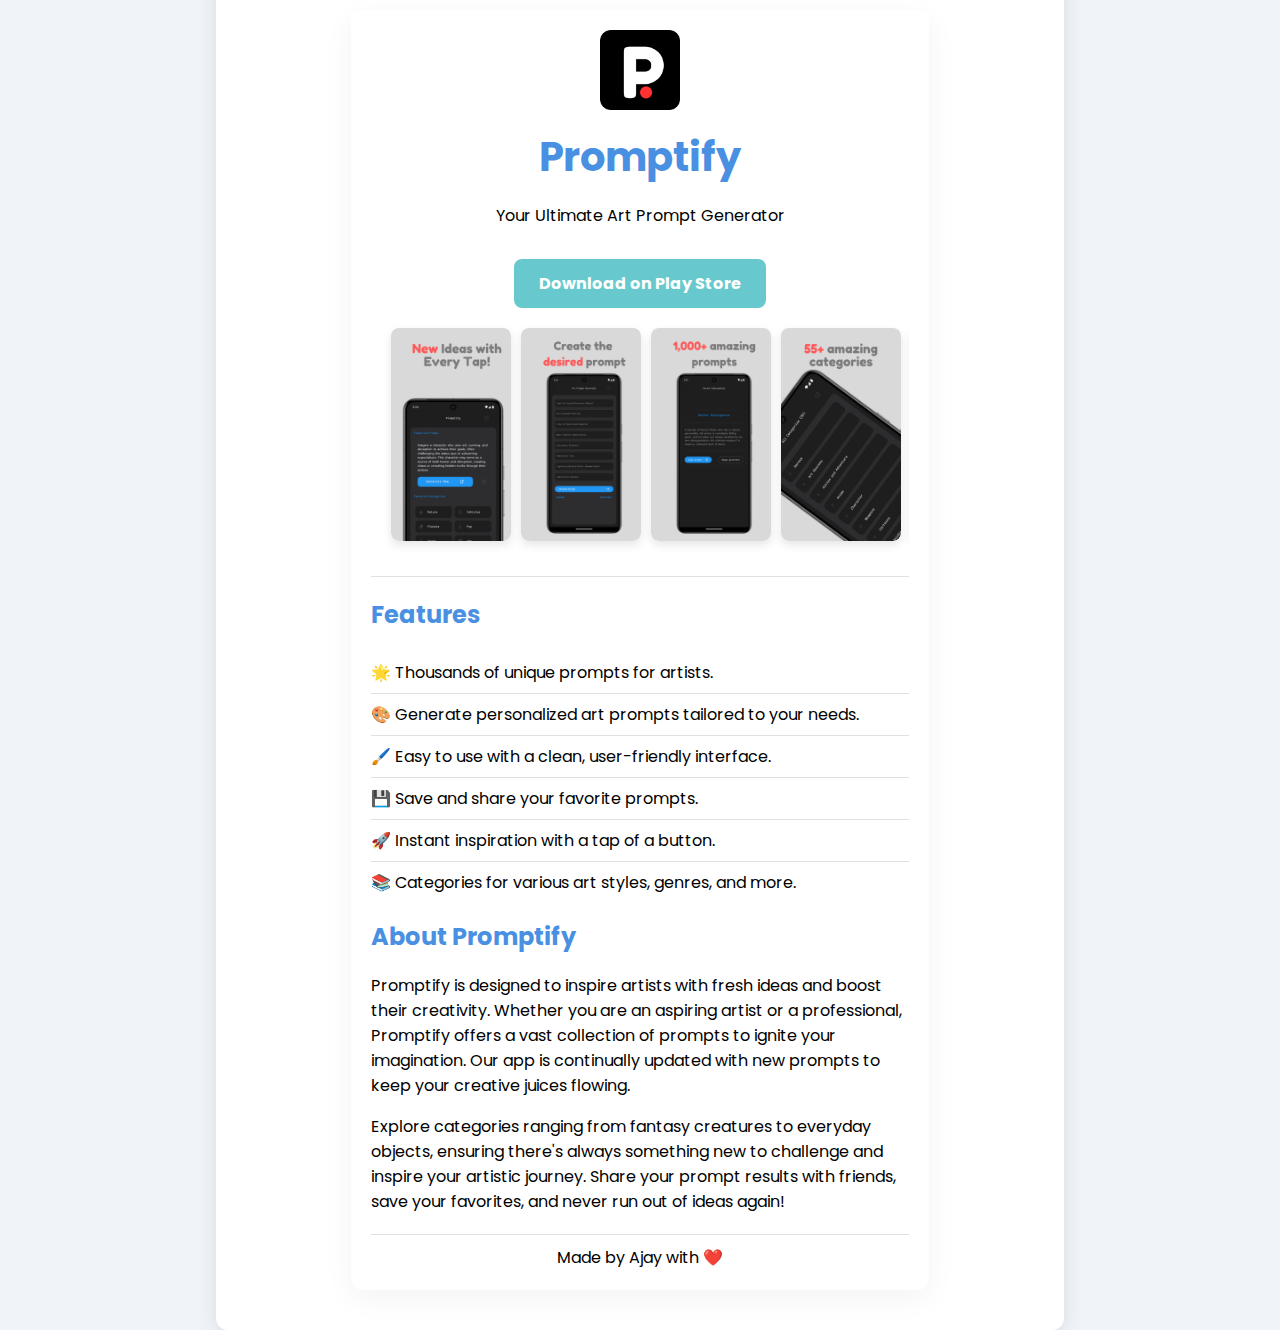
<file: promptify/index.html>
<!DOCTYPE html>
<html lang="en">

<head>
    <meta charset="UTF-8">
    <meta http-equiv="X-UA-Compatible" content="IE=edge">
    <meta name="viewport" content="width=device-width, initial-scale=1.0">
    <title>Promptify - Your Ultimate Art Prompt Generator</title>
    <link rel="stylesheet" href="style.css">
    <link href="https://fonts.googleapis.com/css2?family=Poppins:wght@300;400;600&display=swap" rel="stylesheet">
    <script>
        function openModal(imageSrc) {
            document.getElementById("imageModal").style.display = "flex";
            document.getElementById("modalImage").src = imageSrc;
        }

        function closeModal() {
            document.getElementById("imageModal").style.display = "none";
        }
    </script>

</head>


<body>

    <div class="container">
        <div class="card">
            <header class="card-header">
                <img src="logo.png" alt="Promptify Logo" class="app-logo"> <!-- Replace with your logo path -->
                <h1>Promptify</h1>
                <p>Your Ultimate Art Prompt Generator</p>

                <a href="https://play.google.com/store/apps/details?id=com.ajaylakhimale.promptify" target="_blank"
                    class="playstore-button">Download on Play Store</a>
                <!-- Replace with your actual Play Store link -->
                <!-- Carousel Section -->
                <div class="carousel-container">
                    <div class="carousel">
                        <div class="carousel-item" onclick="openModal('images/1.png')">
                            <img src="images/1.png" alt="Promptify Screenshot 1">
                        </div>
                        <div class="carousel-item" onclick="openModal('images/2.png')">
                            <img src="images/2.png" alt="Promptify Screenshot 2">
                        </div>
                        <div class="carousel-item" onclick="openModal('images/3.png')">
                            <img src="images/3.png" alt="Promptify Screenshot 3">
                        </div>
                        <div class="carousel-item" onclick="openModal('images/4.png')">
                            <img src="images/4.png" alt="Promptify Screenshot 4">
                        </div>
                        <div class="carousel-item" onclick="openModal('images/5.png')">
                            <img src="images/5.png" alt="Promptify Screenshot 5">
                        </div>
                        <div class="carousel-item" onclick="openModal('images/6.png')">
                            <img src="images/6.png" alt="Promptify Screenshot 6">
                        </div>
                        <div class="carousel-item" onclick="openModal('images/7.png')">
                            <img src="images/7.png" alt="Promptify Screenshot 7">
                        </div>
                        <div class="carousel-item" onclick="openModal('images/8.png')">
                            <img src="images/8.png" alt="Promptify Screenshot 8">
                        </div>
                        <!-- Add more items as needed -->
                    </div>

                </div>
                <!-- Modal Structure / don't disturb-->
                <div id="imageModal" class="modal">
                    <span class="close" onclick="closeModal()">&times;</span>
                    <img class="modal-content" id="modalImage">
                    <div id="caption"></div>
                </div>

            </header>

            <section class="card-content">
                <h2>Features</h2>
                <ul>
                    <li>🌟 Thousands of unique prompts for artists.</li>
                    <li>🎨 Generate personalized art prompts tailored to your needs.</li>
                    <li>🖌️ Easy to use with a clean, user-friendly interface.</li>
                    <li>💾 Save and share your favorite prompts.</li>
                    <li>🚀 Instant inspiration with a tap of a button.</li>
                    <li>📚 Categories for various art styles, genres, and more.</li>
                </ul>

                <h2>About Promptify</h2>
                <p>Promptify is designed to inspire artists with fresh ideas and boost their creativity. Whether you are
                    an aspiring artist or a professional, Promptify offers a vast collection of prompts to ignite your
                    imagination. Our app is continually updated with new prompts to keep your creative juices flowing.
                </p>
                <p>Explore categories ranging from fantasy creatures to everyday objects, ensuring there's always
                    something new to challenge and inspire your artistic journey. Share your prompt results with
                    friends, save your favorites, and never run out of ideas again!</p>
            </section>

            <footer class="card-footer">
                <p>Made by Ajay with ❤️</p>
                <!-- <a href="app-ads.txt" target="_blank">View app-ads.txt</a> -->
            </footer>
        </div>
    </div>
</body>

</html>
</file>
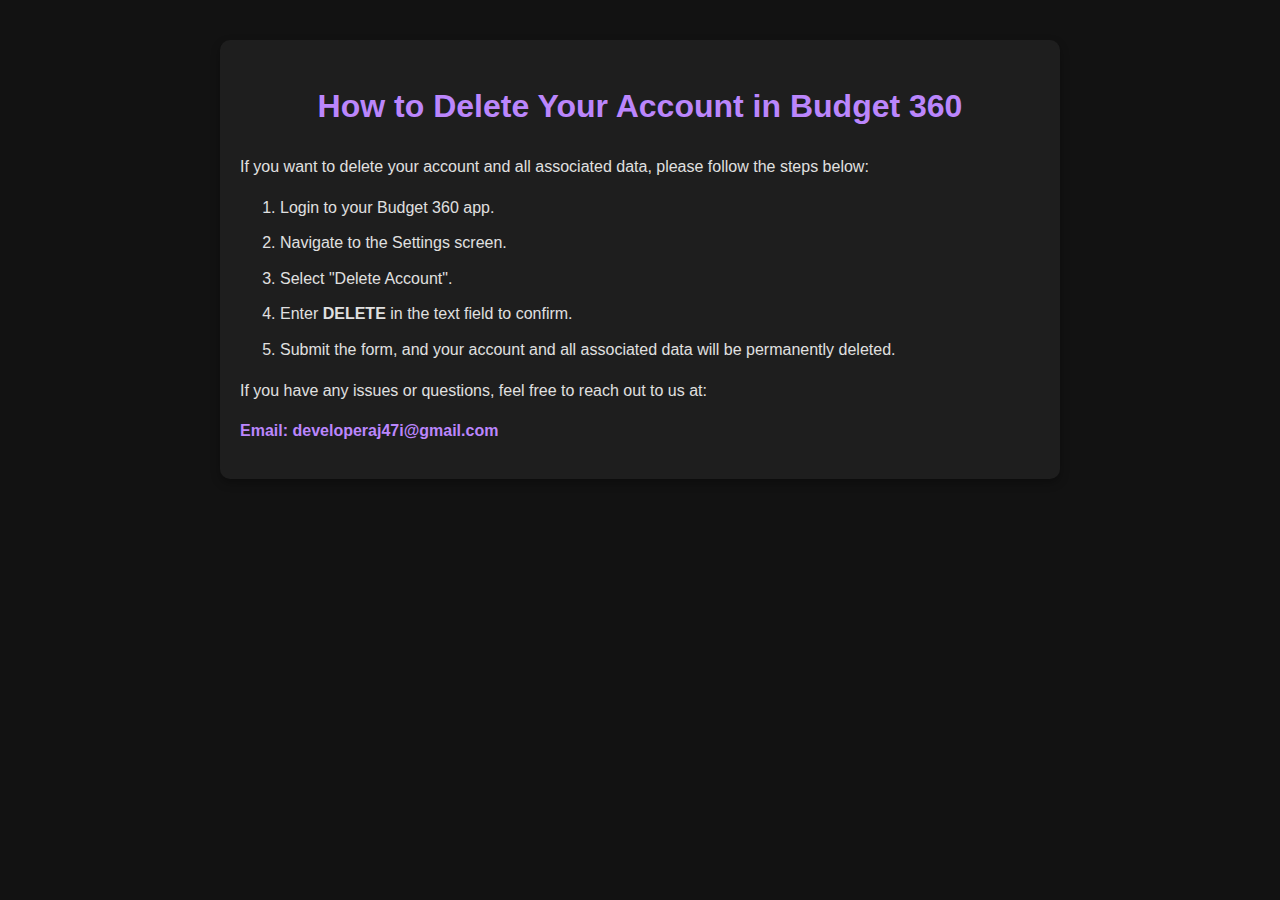
<file: budget360-delete-user-account-guid.html>
<!DOCTYPE html>
<html lang="en">
<head>
    <meta charset="UTF-8">
    <meta name="viewport" content="width=device-width, initial-scale=1.0">
    <title>Delete Account - Budget 360</title>
    <style>
        body {
            font-family: Arial, sans-serif;
            margin: 0;
            padding: 0;
            background-color: #121212;
            color: #e0e0e0;
            line-height: 1.6;
        }
        .container {
            max-width: 800px;
            margin: 40px auto;
            padding: 20px;
            background-color: #1e1e1e;
            border-radius: 10px;
            box-shadow: 0px 4px 10px rgba(0, 0, 0, 0.3);
        }
        h1, h2 {
            color: #bb86fc;
        }
        h1 {
            font-size: 2rem;
            text-align: center;
        }
        p, ol {
            margin: 15px 0;
        }
        li {
            margin-bottom: 10px;
        }
        .contact-info {
            font-weight: bold;
            color: #bb86fc;
        }
        a {
            color: #bb86fc;
            text-decoration: none;
        }
    </style>
</head>
<body>
    <div class="container">
        <h1>How to Delete Your Account in Budget 360</h1>
        <p>If you want to delete your account and all associated data, please follow the steps below:</p>
        <ol>
            <li>Login to your Budget 360 app.</li>
            <li>Navigate to the Settings screen.</li>
            <li>Select "Delete Account".</li>
            <li>Enter <strong>DELETE</strong> in the text field to confirm.</li>
            <li>Submit the form, and your account and all associated data will be permanently deleted.</li>
        </ol>
        <p>If you have any issues or questions, feel free to reach out to us at:</p>
        <p class="contact-info">Email: <a href="mailto:developeraj47i@gmail.com">developeraj47i@gmail.com</a></p>
    </div>
</body>
</html>
</file>
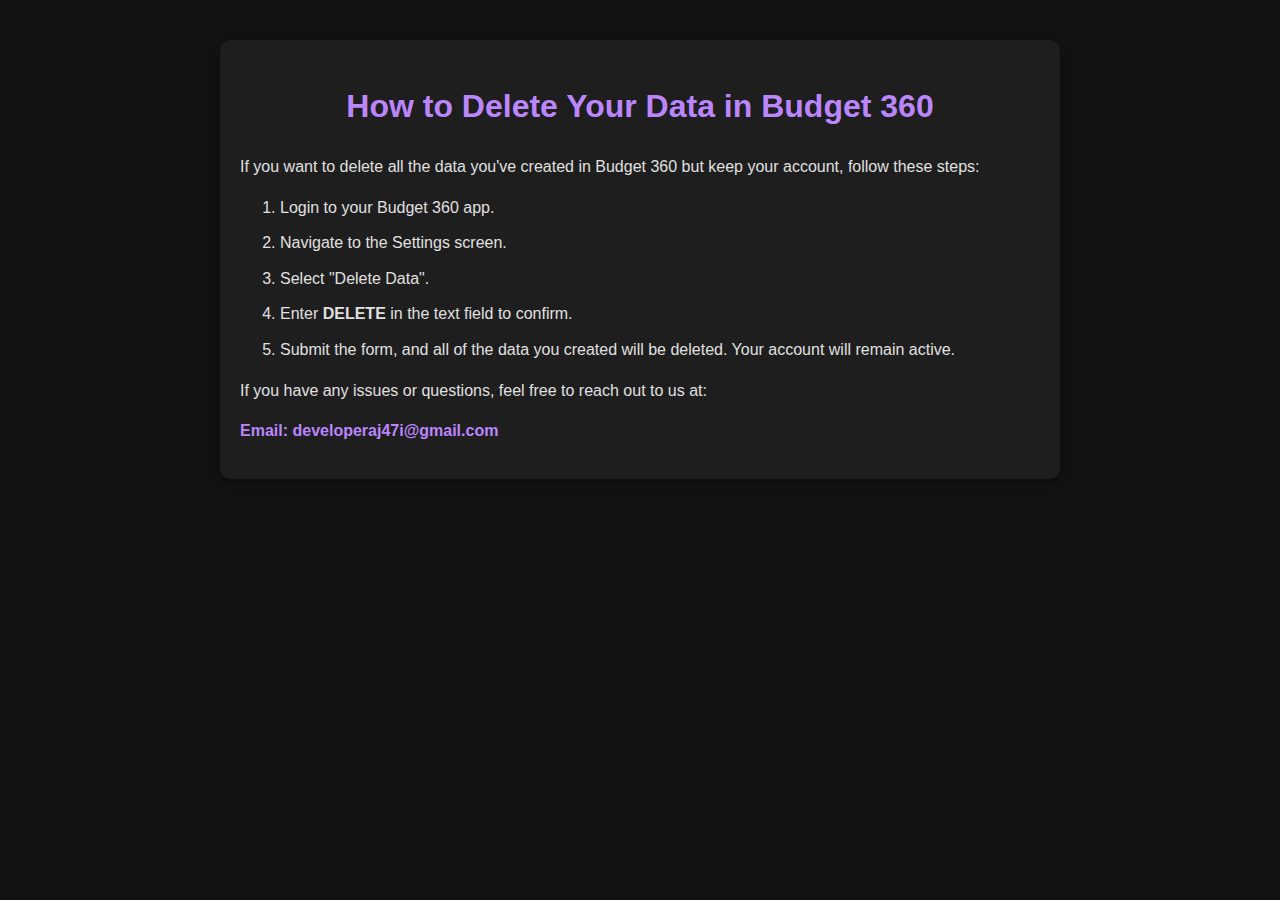
<file: budget360-delete-user-data.html>
<!DOCTYPE html>
<html lang="en">
<head>
    <meta charset="UTF-8">
    <meta name="viewport" content="width=device-width, initial-scale=1.0">
    <title>Delete User Data - Budget 360</title>
    <style>
        body {
            font-family: Arial, sans-serif;
            margin: 0;
            padding: 0;
            background-color: #121212;
            color: #e0e0e0;
            line-height: 1.6;
        }
        .container {
            max-width: 800px;
            margin: 40px auto;
            padding: 20px;
            background-color: #1e1e1e;
            border-radius: 10px;
            box-shadow: 0px 4px 10px rgba(0, 0, 0, 0.3);
        }
        h1, h2 {
            color: #bb86fc;
        }
        h1 {
            font-size: 2rem;
            text-align: center;
        }
        p, ol {
            margin: 15px 0;
        }
        li {
            margin-bottom: 10px;
        }
        .contact-info {
            font-weight: bold;
            color: #bb86fc;
        }
        a {
            color: #bb86fc;
            text-decoration: none;
        }
    </style>
</head>
<body>
    <div class="container">
        <h1>How to Delete Your Data in Budget 360</h1>
        <p>If you want to delete all the data you've created in Budget 360 but keep your account, follow these steps:</p>
        <ol>
            <li>Login to your Budget 360 app.</li>
            <li>Navigate to the Settings screen.</li>
            <li>Select "Delete Data".</li>
            <li>Enter <strong>DELETE</strong> in the text field to confirm.</li>
            <li>Submit the form, and all of the data you created will be deleted. Your account will remain active.</li>
        </ol>
        <p>If you have any issues or questions, feel free to reach out to us at:</p>
        <p class="contact-info">Email: <a href="mailto:developeraj47i@gmail.com">developeraj47i@gmail.com</a></p>
    </div>
</body>
</html>
</file>
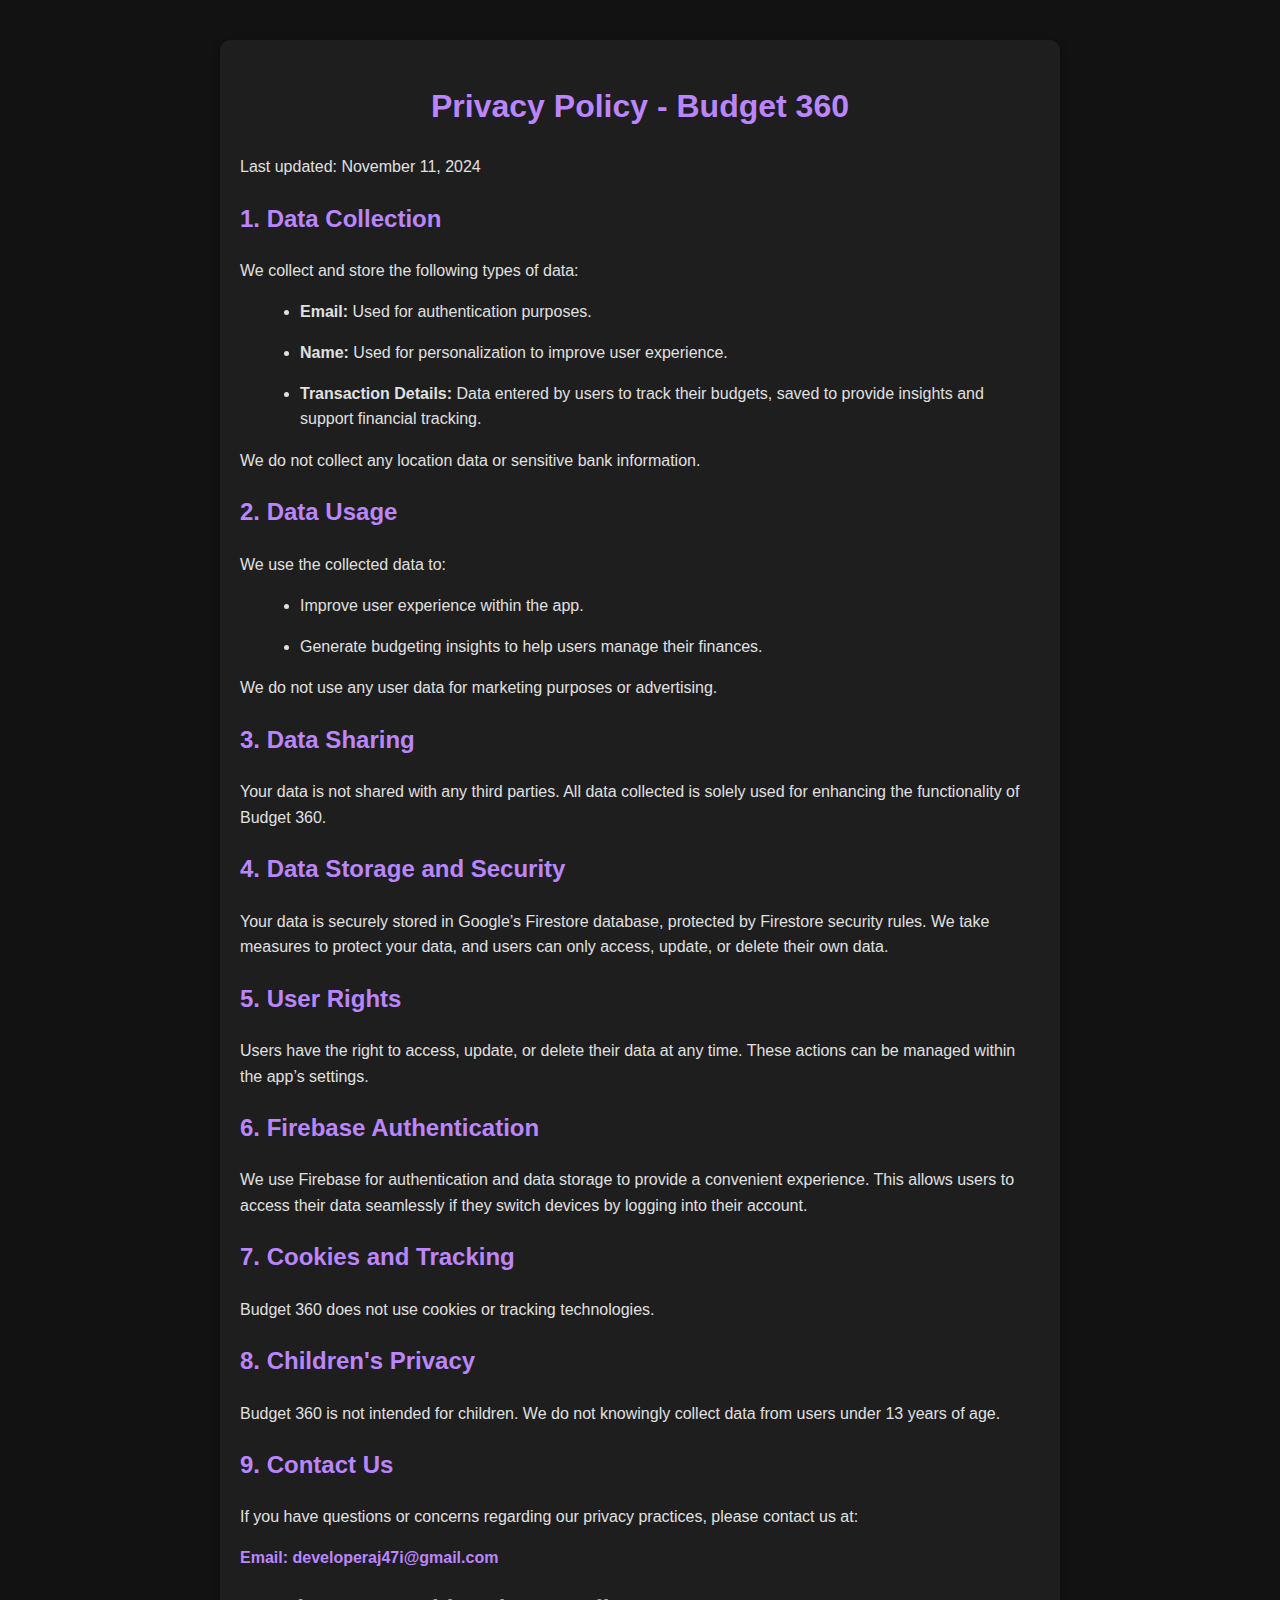
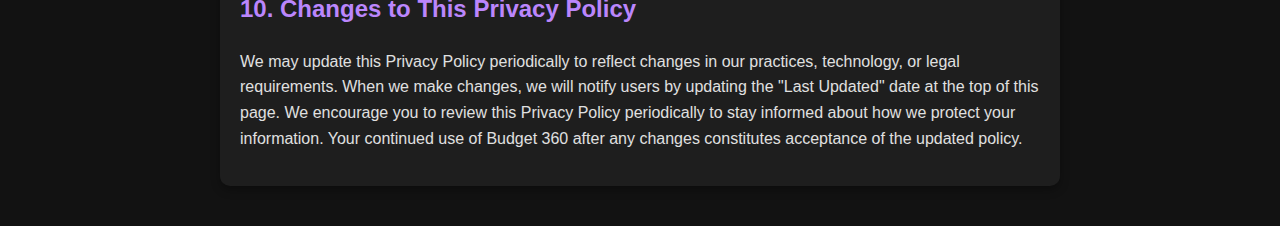
<file: budget360-privacy-policy.html>
<!DOCTYPE html>
<html lang="en">
<head>
    <meta charset="UTF-8">
    <meta name="viewport" content="width=device-width, initial-scale=1.0">
    <title>Privacy Policy - Budget 360</title>
    <style>
        /* Base Styling */
        body {
            font-family: Arial, sans-serif;
            margin: 0;
            padding: 0;
            background-color: #121212;
            color: #e0e0e0;
            line-height: 1.6;
        }
        .container {
            max-width: 800px;
            margin: 40px auto;
            padding: 20px;
            background-color: #1e1e1e;
            border-radius: 10px;
            box-shadow: 0px 4px 10px rgba(0, 0, 0, 0.3);
        }
        h1, h2 {
            color: #bb86fc;
        }
        h1 {
            font-size: 2rem;
            text-align: center;
        }
        a {
            color: #bb86fc;
            text-decoration: none;
        }
        p, li {
            margin: 15px 0;
        }
        ul {
            list-style-type: disc;
            margin-left: 20px;
        }
        .contact-info {
            font-weight: bold;
            color: #bb86fc;
        }
    </style>
</head>
<body>
    <div class="container">
        <h1>Privacy Policy - Budget 360</h1>
        <p>Last updated: November 11, 2024</p>

        <h2>1. Data Collection</h2>
        <p>We collect and store the following types of data:</p>
        <ul>
            <li><strong>Email:</strong> Used for authentication purposes.</li>
            <li><strong>Name:</strong> Used for personalization to improve user experience.</li>
            <li><strong>Transaction Details:</strong> Data entered by users to track their budgets, saved to provide insights and support financial tracking.</li>
        </ul>
        <p>We do not collect any location data or sensitive bank information.</p>

        <h2>2. Data Usage</h2>
        <p>We use the collected data to:</p>
        <ul>
            <li>Improve user experience within the app.</li>
            <li>Generate budgeting insights to help users manage their finances.</li>
        </ul>
        <p>We do not use any user data for marketing purposes or advertising.</p>

        <h2>3. Data Sharing</h2>
        <p>Your data is not shared with any third parties. All data collected is solely used for enhancing the functionality of Budget 360.</p>

        <h2>4. Data Storage and Security</h2>
        <p>Your data is securely stored in Google’s Firestore database, protected by Firestore security rules. We take measures to protect your data, and users can only access, update, or delete their own data.</p>

        <h2>5. User Rights</h2>
        <p>Users have the right to access, update, or delete their data at any time. These actions can be managed within the app’s settings.</p>

        <h2>6. Firebase Authentication</h2>
        <p>We use Firebase for authentication and data storage to provide a convenient experience. This allows users to access their data seamlessly if they switch devices by logging into their account.</p>

        <h2>7. Cookies and Tracking</h2>
        <p>Budget 360 does not use cookies or tracking technologies.</p>

        <h2>8. Children's Privacy</h2>
        <p>Budget 360 is not intended for children. We do not knowingly collect data from users under 13 years of age.</p>
   <h2>9. Contact Us</h2>
        <p>If you have questions or concerns regarding our privacy practices, please contact us at:</p>
        <p class="contact-info">Email: <a href="mailto:developeraj47i@gmail.com">developeraj47i@gmail.com</a></p>
      
<h2>10. Changes to This Privacy Policy</h2>
<p>We may update this Privacy Policy periodically to reflect changes in our practices, technology, or legal requirements. When we make changes, we will notify users by updating the "Last Updated" date at the top of this page. We encourage you to review this Privacy Policy periodically to stay informed about how we protect your information. Your continued use of Budget 360 after any changes constitutes acceptance of the updated policy.</p>

     
    </div>
</body>
</html>
</file>
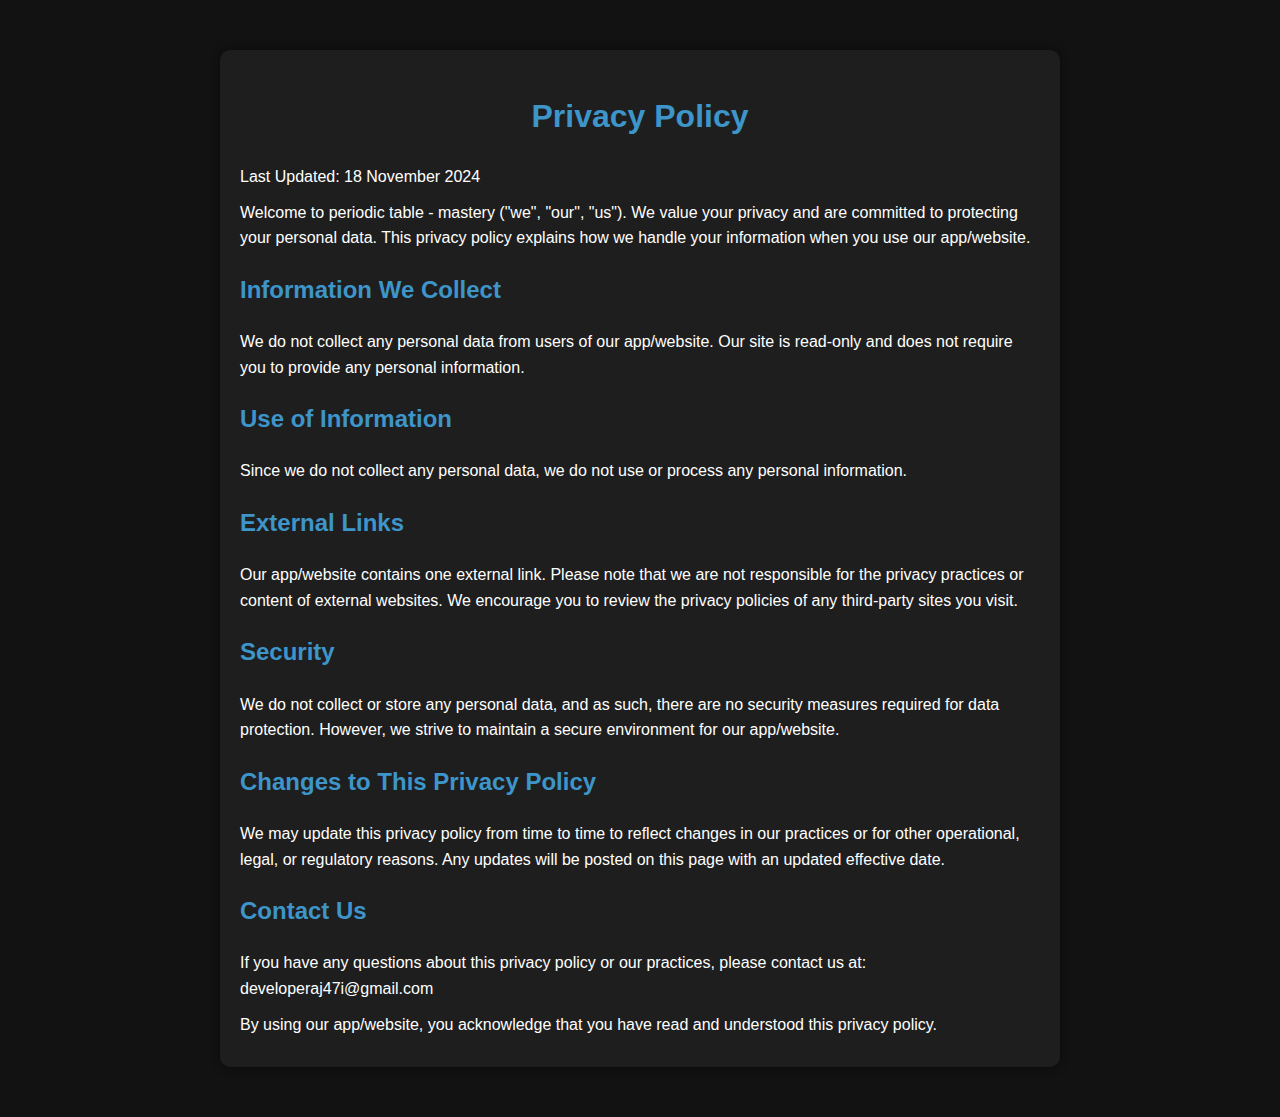
<file: pt-privacy-policy.html>
<!DOCTYPE html>
<html lang="en">

<head>
    <meta charset="UTF-8">
    <meta name="viewport" content="width=device-width, initial-scale=1.0">
    <title>Privacy Policy - Periodic-table-mastery</title>
    <style>
        body {
            margin: 0;
            padding: 0;
            font-family: Arial, sans-serif;
            background-color: #121212;
            color: #ffffff;
            line-height: 1.6;
        }

        .container {
            max-width: 800px;
            margin: 50px auto;
            padding: 20px;
            background-color: #1e1e1e;
            border-radius: 10px;
            box-shadow: 0 0 10px rgba(0, 0, 0, 0.5);
        }

        h1 {
            text-align: center;
            color: #3D95C9;
        }

        h2 {
            color: #3D95C9;
        }

        a {
            color: #3D95C9;
            text-decoration: none;
        }

        a:hover {
            text-decoration: underline;
        }

        p {
            margin: 10px 0;
        }
    </style>
</head>

<body>
    <div class="container">
        <h1>Privacy Policy</h1>
        <p>Last Updated: 18 November 2024 </p>

        <p>Welcome to periodic table - mastery ("we", "our", "us"). We value your privacy and are committed to protecting your personal
            data. This privacy policy explains how we handle your information when you use our app/website.</p>

        <h2>Information We Collect</h2>
        <p>We do not collect any personal data from users of our app/website. Our site is read-only and does not require
            you to provide any personal information.</p>

        <h2>Use of Information</h2>
        <p>Since we do not collect any personal data, we do not use or process any personal information.</p>

        <h2>External Links</h2>
        <p>Our app/website contains one external link. Please note that we are not responsible for the privacy practices
            or content of external websites. We encourage you to review the privacy policies of any third-party sites
            you visit.</p>

        <h2>Security</h2>
        <p>We do not collect or store any personal data, and as such, there are no security measures required for data
            protection. However, we strive to maintain a secure environment for our app/website.</p>

        <h2>Changes to This Privacy Policy</h2>
        <p>We may update this privacy policy from time to time to reflect changes in our practices or for other
            operational, legal, or regulatory reasons. Any updates will be posted on this page with an updated effective
            date.</p>

        <h2>Contact Us</h2>
        <p>If you have any questions about this privacy policy or our practices, please contact us at:
            developeraj47i@gmail.com</p>

        <p>By using our app/website, you acknowledge that you have read and understood this privacy policy.</p>
    </div>
</body>

</html>
</file>
<file: promptify/style.css>
/* General Styles */
/* body {
    font-family: 'Poppins', sans-serif;
    margin: 0;
    padding: 0;
    background-color: #f0f4f8; */
/* Light background color */
/* display: flex;
    justify-content: center;
    align-items: center;
    height: 100vh;
} */
/* Add padding to the body to create space around the container */
body {
    font-family: 'Poppins', sans-serif;
    margin: 0;
    padding: 0;
    background-color: #f0f4f8;
    /* Light background color */
    display: flex;
    justify-content: center;
    align-items: center;
    height: 100vh;
    padding: 200px 0;
    /* Add padding above and below the container */
}

/* Container for the Carousel */
.carousel-container {
    overflow-x: auto;
    /* Enable horizontal scrolling */
    padding: 20px;
    /* Add some padding for spacing */
    max-width: 100%;
    /* Responsive container */
}

/* Carousel to display items in a row */
.carousel {
    display: flex;
    /* Arrange items in a horizontal row */
    gap: 10px;
    /* Add space between items */
}

/* Individual Carousel Items */
.carousel-item {
    flex: 0 0 auto;
    /* Prevent flex items from growing/shrinking */
    width: 120px;
    /* Fixed width for each image */
    height: 213px;
    /* Maintain 9:16 aspect ratio */
    border-radius: 8px;
    box-shadow: 0 4px 10px rgba(0, 0, 0, 0.1);
    overflow: hidden;
    display: flex;
    justify-content: center;
    align-items: center;
}

/* Images within the Carousel Items */
.carousel-item img {
    width: 100%;
    /* Scale the image to fit the width of the container */
    height: auto;
    /* Maintain the aspect ratio */
    object-fit: cover;
    /* Cover the container without distortion */
    border-radius: 8px;
}

.container {
    display: flex;
    justify-content: center;
    align-items: center;
    padding: 40px;
    margin: 400px 200px;
    /* Add margin above and below the container */
    background-color: #ffffff;
    border-radius: 12px;
    box-shadow: 0 4px 20px rgba(0, 0, 0, 0.1);
    max-width: 60%;
}

/* Container to Center Card */
/* .container {
    display: flex;
    justify-content: center;
    align-items: center;
    padding: 40px;
    margin: 20px; */
/* background-color: #ffffff; */
/* Light container background */
/* border-radius: 12px;
    box-shadow: 0 4px 20px rgba(0, 0, 0, 0.1);
} */

/* Card Styles */
.card {
    background-color: #ffffff;
    border-radius: 12px;
    padding: 20px;
    max-width: 70%;

    box-shadow: 0 8px 30px rgba(0, 0, 0, 0.05);
    text-align: center;
    transition: transform 0.3s;
}

.card:hover {
    transform: translateY(-5px);
}

.card-header {
    border-bottom: 1px solid #e0e0e0;
    padding-bottom: 15px;
    margin-bottom: 20px;
}

.app-logo {
    width: 80px;
    height: 80px;
    margin-bottom: 10px;
}

h1 {
    font-size: 2.5em;
    margin: 0;
    color: #4a90e2;
    /* Soft blue accent */
}

.playstore-button {
    display: inline-block;
    background-color: #67c9ce;
    /* Soft teal accent */
    color: #fff;
    padding: 12px 25px;
    margin-top: 15px;
    border-radius: 8px;
    text-decoration: none;
    font-weight: bold;
    transition: background-color 0.3s, transform 0.2s;
}

.playstore-button:hover {
    background-color: #55a9a9;
    transform: scale(1.05);
}

.card-content {
    text-align: left;
    margin-top: 20px;
}

h2 {
    color: #4a90e2;
    /* Matching soft blue for headers */
    margin-top: 0;
}

ul {
    list-style: none;
    padding: 0;
}

li {
    padding: 8px 0;
    font-size: 1em;
    border-bottom: 1px solid #e0e0e0;
}

li:last-child {
    border-bottom: none;
}

.card-footer {
    border-top: 1px solid #e0e0e0;
    padding-top: 10px;
    margin-top: 20px;
    text-align: center;
}

footer p {
    margin: 0;
}

footer a {
    color: #67c9ce;
    /* Accent color matching the button */
    text-decoration: none;
    font-weight: bold;
    display: inline-block;
    margin-top: 10px;
}

footer a:hover {
    text-decoration: underline;
}

/* Modal Styles */
.modal {
    display: none;
    /* Hidden by default */
    position: fixed;
    /* Stay in place */
    z-index: 1;
    /* Sit on top */
    left: 0;
    top: 0;
    width: 100%;
    height: 100%;
    overflow: auto;
    /* Enable scroll if needed */
    background-color: rgba(0, 0, 0, 0.8);
    /* Black with opacity */
    justify-content: center;
    /* Center horizontally */
    align-items: center;
    /* Center vertically */
}

.modal-content {
    margin: auto;
    display: block;
    width: 80%;
    max-width: 700px;
}

.close {
    position: absolute;
    top: 10px;
    right: 25px;
    color: #fff;
    font-size: 35px;
    font-weight: bold;
}

.close:hover,
.close:focus {
    color: #bbb;
    text-decoration: none;
    cursor: pointer;
}
</file>
